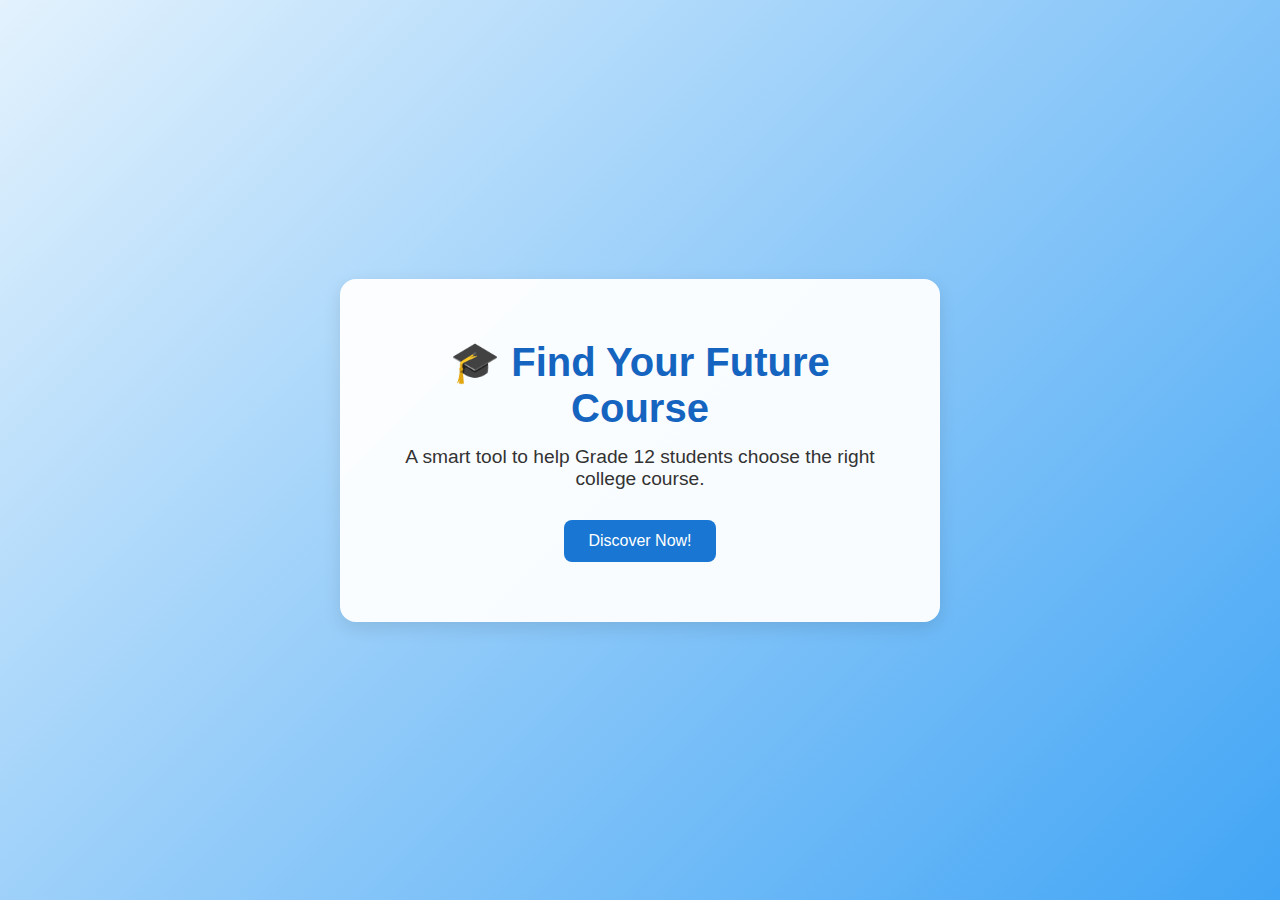
<file: index.html>
<!DOCTYPE html>
<html lang="en">
<head>
  <meta charset="UTF-8" />
  <meta name="viewport" content="width=device-width, initial-scale=1.0"/>
  <title>Course Recommendation</title>
  <link rel="stylesheet" href="index.css" />
</head>
<body>
  <div class="hero-overlay">
    <div class="hero-text">
      <h1>🎓 Find Your Future Course</h1>
      <p>A smart tool to help Grade 12 students choose the right college course.</p>
      <button onclick="goToLogin()">Discover Now!</button>
    </div>
  </div>

  <script>
    function goToLogin() {
      window.location.href = "login.html";
    }
  </script>
</body>
</html>
</file>
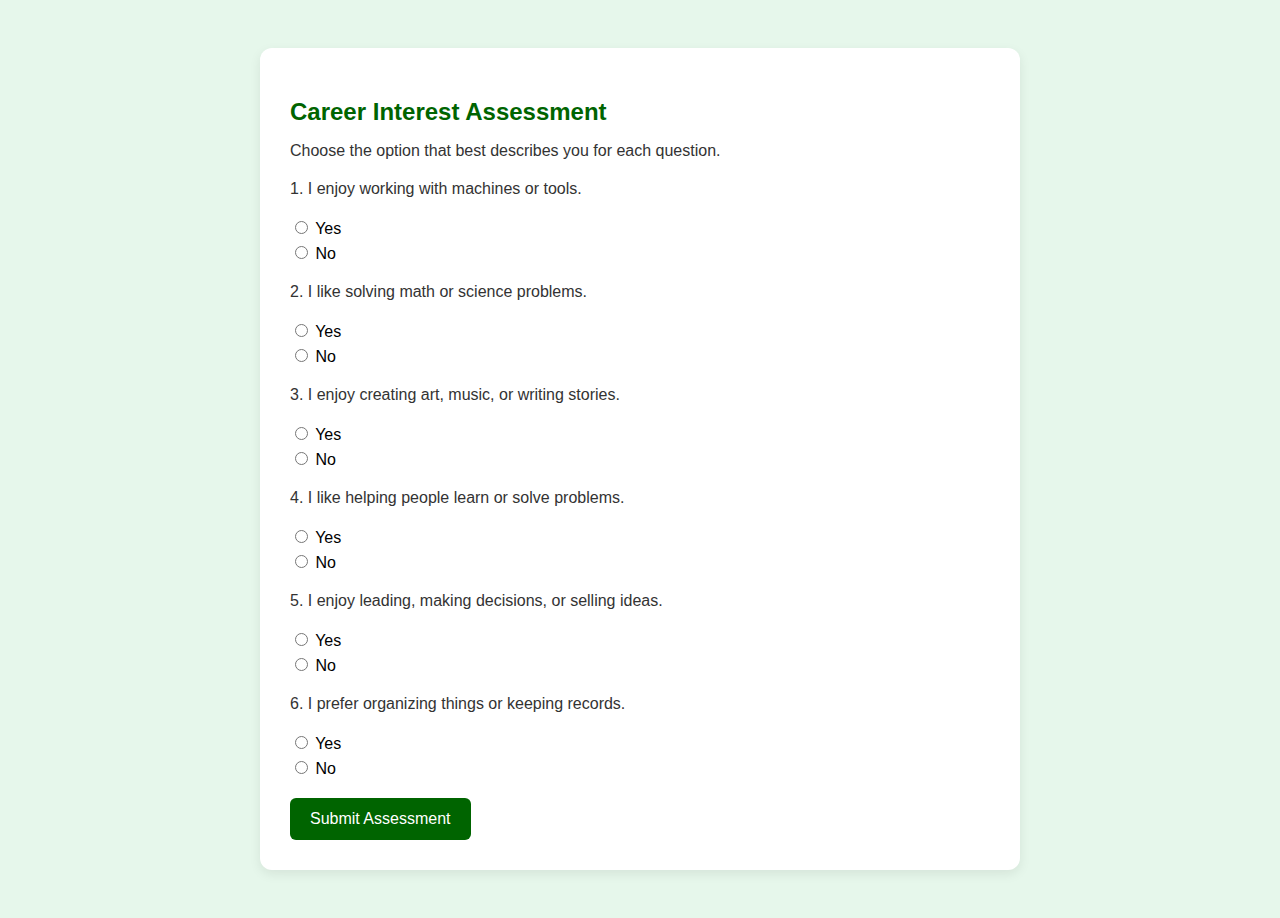
<file: assessment.html>
<!DOCTYPE html>
<html lang="en">
<head>
  <meta charset="UTF-8" />
  <meta name="viewport" content="width=device-width, initial-scale=1.0"/>
  <title>Assessment</title>
  <link rel="stylesheet" href="assessment.css" />
</head>
<body>
  <div class="container">
    <h2>Career Interest Assessment</h2>
    <p>Choose the option that best describes you for each question.</p>

    <form id="quiz-form" onsubmit="submitQuiz(event)">
      <div class="question">
        <p>1. I enjoy working with machines or tools.</p>
        <label><input type="radio" name="q1" value="Realistic" required> Yes</label>
        <label><input type="radio" name="q1" value="Other"> No</label>
      </div>

      <div class="question">
        <p>2. I like solving math or science problems.</p>
        <label><input type="radio" name="q2" value="Investigative" required> Yes</label>
        <label><input type="radio" name="q2" value="Other"> No</label>
      </div>

      <div class="question">
        <p>3. I enjoy creating art, music, or writing stories.</p>
        <label><input type="radio" name="q3" value="Artistic" required> Yes</label>
        <label><input type="radio" name="q3" value="Other"> No</label>
      </div>

      <div class="question">
        <p>4. I like helping people learn or solve problems.</p>
        <label><input type="radio" name="q4" value="Social" required> Yes</label>
        <label><input type="radio" name="q4" value="Other"> No</label>
      </div>

      <div class="question">
        <p>5. I enjoy leading, making decisions, or selling ideas.</p>
        <label><input type="radio" name="q5" value="Enterprising" required> Yes</label>
        <label><input type="radio" name="q5" value="Other"> No</label>
      </div>

      <div class="question">
        <p>6. I prefer organizing things or keeping records.</p>
        <label><input type="radio" name="q6" value="Conventional" required> Yes</label>
        <label><input type="radio" name="q6" value="Other"> No</label>
      </div>

      <button type="submit">Submit Assessment</button>
    </form>
  </div>

  <script>
    function submitQuiz(e) {
      e.preventDefault();
      const formData = new FormData(document.getElementById("quiz-form"));
      const score = {};

      for (let pair of formData.entries()) {
        const value = pair[1];
        if (value !== "Other") {
          score[value] = (score[value] || 0) + 1;
        }
      }

      // Find highest score
      const topInterest = Object.keys(score).reduce((a, b) => score[a] > score[b] ? a : b);
      localStorage.setItem("career_interest", topInterest);

      // Redirect to next page
      window.location.href = "career-info.html";
    }
  </script>
</body>
</html>
</file>
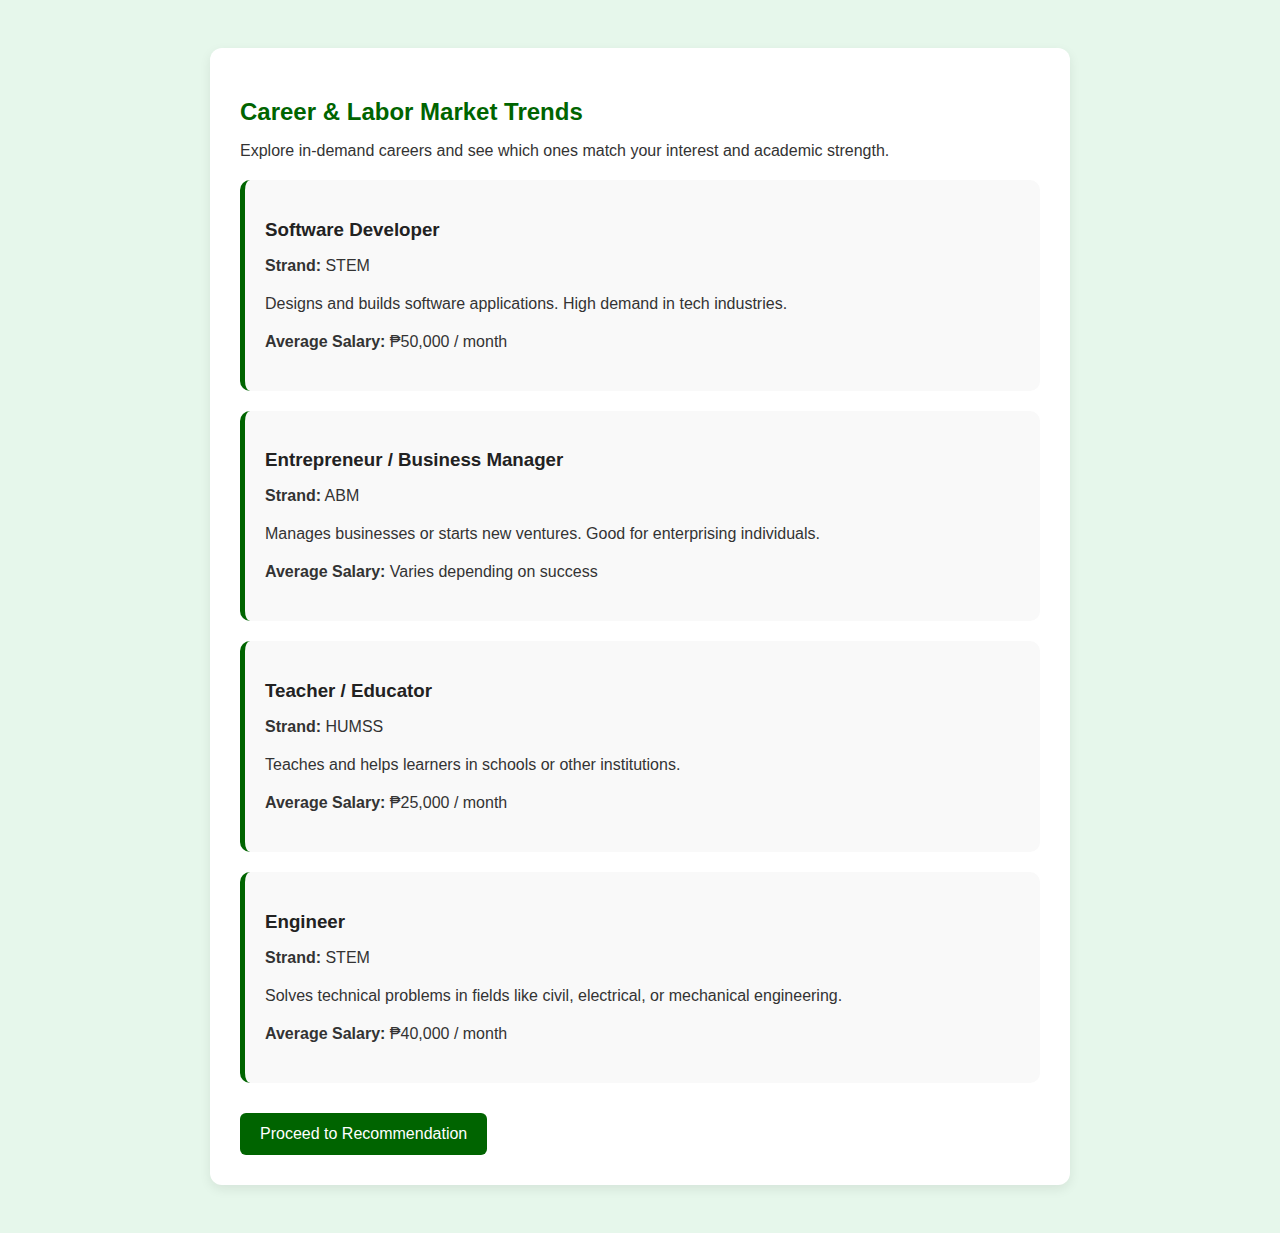
<file: career-info.html>
<!DOCTYPE html>
<html lang="en">
<head>
  <meta charset="UTF-8" />
  <meta name="viewport" content="width=device-width, initial-scale=1.0"/>
  <title>Career Information</title>
  <link rel="stylesheet" href="career-info.css" />
</head>
<body>
  <div class="container">
    <h2>Career & Labor Market Trends</h2>
    <p>Explore in-demand careers and see which ones match your interest and academic strength.</p>

    <div class="career-list">
      <div class="career-card">
        <h3>Software Developer</h3>
        <p><strong>Strand:</strong> STEM</p>
        <p>Designs and builds software applications. High demand in tech industries.</p>
        <p><strong>Average Salary:</strong> ₱50,000 / month</p>
      </div>

      <div class="career-card">
        <h3>Entrepreneur / Business Manager</h3>
        <p><strong>Strand:</strong> ABM</p>
        <p>Manages businesses or starts new ventures. Good for enterprising individuals.</p>
        <p><strong>Average Salary:</strong> Varies depending on success</p>
      </div>

      <div class="career-card">
        <h3>Teacher / Educator</h3>
        <p><strong>Strand:</strong> HUMSS</p>
        <p>Teaches and helps learners in schools or other institutions.</p>
        <p><strong>Average Salary:</strong> ₱25,000 / month</p>
      </div>

      <div class="career-card">
        <h3>Engineer</h3>
        <p><strong>Strand:</strong> STEM</p>
        <p>Solves technical problems in fields like civil, electrical, or mechanical engineering.</p>
        <p><strong>Average Salary:</strong> ₱40,000 / month</p>
      </div>
    </div>

    <button onclick="nextStep()">Proceed to Recommendation</button>
  </div>

  <script>
    function nextStep() {
      window.location.href = "recommendation.html";
    }
  </script>
</body>
</html>
</file>
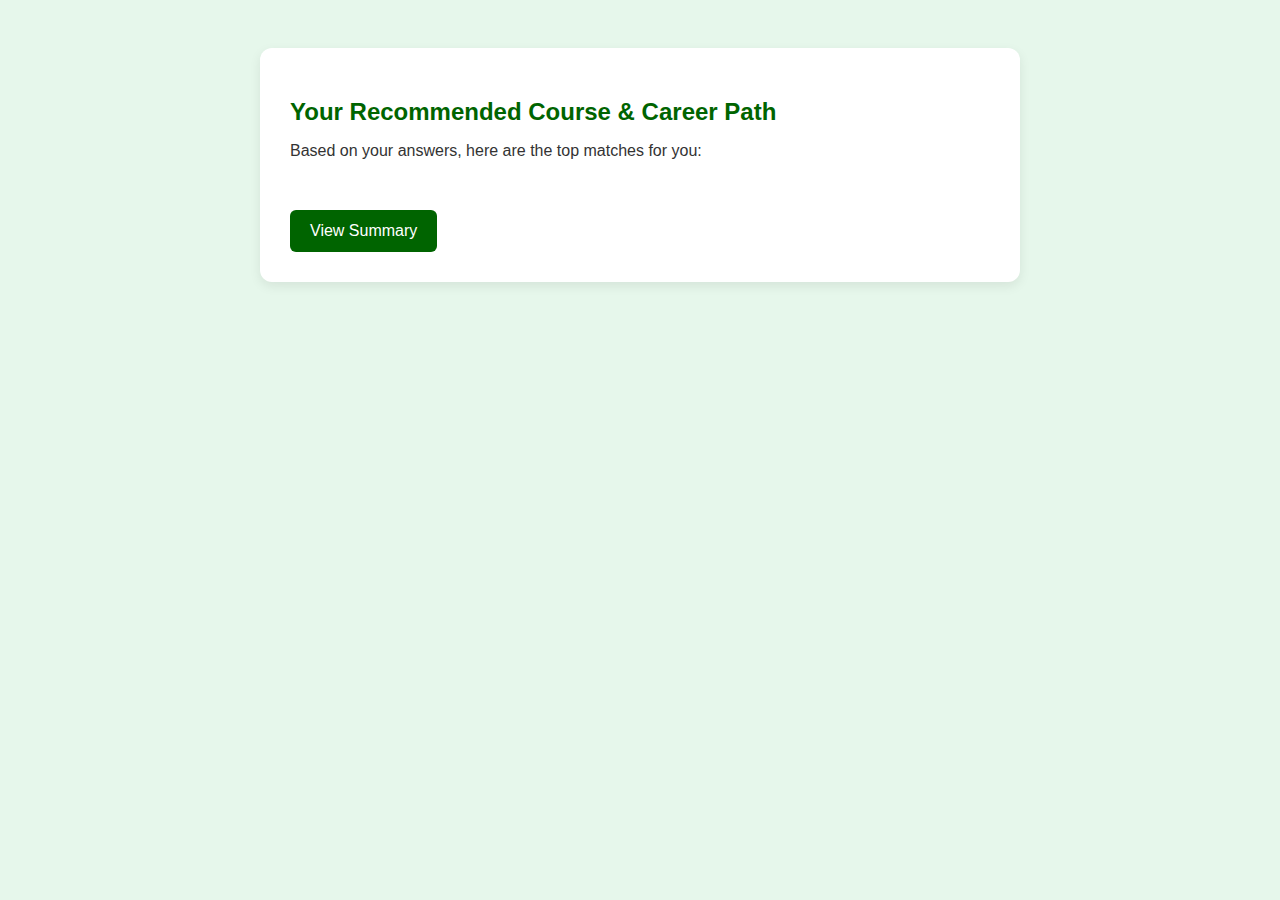
<file: recommendation.html>
<!DOCTYPE html>
<html lang="en">
<head>
  <meta charset="UTF-8" />
  <meta name="viewport" content="width=device-width, initial-scale=1.0"/>
  <title>Course & Career Recommendation</title>
  <link rel="stylesheet" href="recommendation.css" />
</head>
<body>
  <div class="container">
    <h2>Your Recommended Course & Career Path</h2>
    <p>Based on your answers, here are the top matches for you:</p>

    <div id="results" class="result-cards">
      <!-- Recommendation cards will be inserted here -->
    </div>

    <button onclick="goToResults()">View Summary</button>
  </div>

  <script>
    const interest = localStorage.getItem("career_interest");

    const recommendations = {
      Realistic: [
        { course: "BS in Industrial Technology", career: "Technician / Mechanic" },
        { course: "BS in Engineering", career: "Engineer" }
      ],
      Investigative: [
        { course: "BS in Biology", career: "Medical Technologist" },
        { course: "BS in Computer Science", career: "Data Analyst" }
      ],
      Artistic: [
        { course: "BS in Fine Arts", career: "Graphic Designer" },
        { course: "AB in Multimedia Arts", career: "Animator" }
      ],
      Social: [
        { course: "BS in Education", career: "Teacher" },
        { course: "BS in Psychology", career: "Counselor" }
      ],
      Enterprising: [
        { course: "BS in Business Administration", career: "Business Manager" },
        { course: "BS in Marketing", career: "Entrepreneur" }
      ],
      Conventional: [
        { course: "BS in Accountancy", career: "Accountant" },
        { course: "BS in Office Administration", career: "Admin Assistant" }
      ]
    };

    const resultContainer = document.getElementById("results");
    const userRecs = recommendations[interest] || [];

    userRecs.forEach(item => {
      const div = document.createElement("div");
      div.className = "card";
      div.innerHTML = `
        <h3>${item.course}</h3>
        <p><strong>Career Path:</strong> ${item.career}</p>
      `;
      resultContainer.appendChild(div);
    });

    function goToResults() {
      window.location.href = "results.html";
    }
  </script>
</body>
</html>
</file>
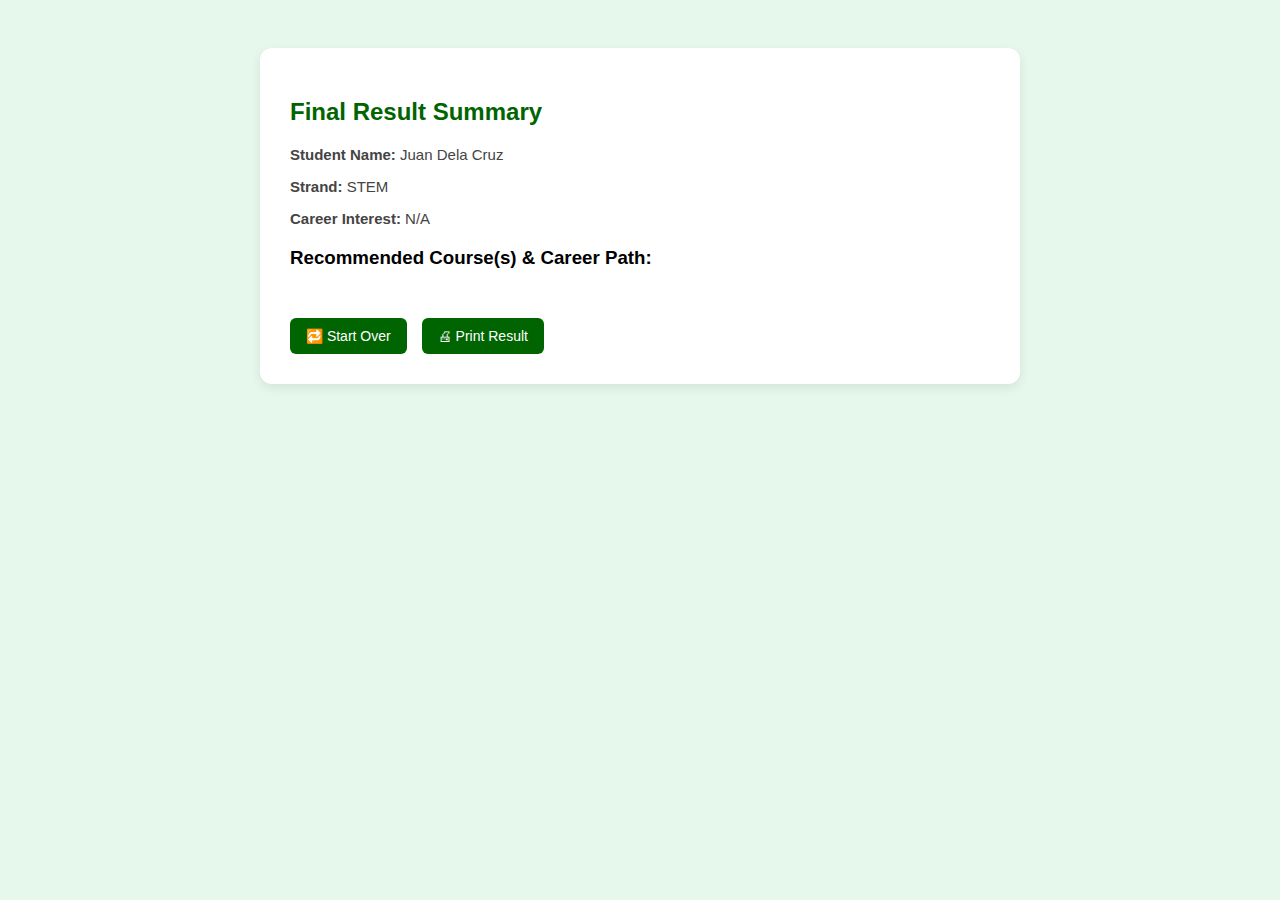
<file: results.html>
<!DOCTYPE html>
<html lang="en">
<head>
  <meta charset="UTF-8" />
  <meta name="viewport" content="width=device-width, initial-scale=1.0"/>
  <title>Final Recommendation</title>
  <link rel="stylesheet" href="results.css" />
</head>
<body>
  <div class="container">
    <h2>Final Result Summary</h2>
    <div class="summary">
      <p><strong>Student Name:</strong> Juan Dela Cruz</p>
      <p><strong>Strand:</strong> STEM</p>
      <p><strong>Career Interest:</strong> <span id="career-interest">-</span></p>
    </div>

    <div class="recommendation-section">
      <h3>Recommended Course(s) & Career Path:</h3>
      <div id="recommendation-list" class="result-cards">
        <!-- Result cards here -->
      </div>
    </div>

    <div class="buttons">
      <button onclick="restart()">🔁 Start Over</button>
      <button onclick="window.print()">🖨 Print Result</button>
    </div>
  </div>

  <script>
    const interest = localStorage.getItem("career_interest");
    document.getElementById("career-interest").textContent = interest || "N/A";

    const recommendations = {
      Realistic: [
        { course: "BS in Industrial Technology", career: "Technician / Mechanic" },
        { course: "BS in Engineering", career: "Engineer" }
      ],
      Investigative: [
        { course: "BS in Biology", career: "Medical Technologist" },
        { course: "BS in Computer Science", career: "Data Analyst" }
      ],
      Artistic: [
        { course: "BS in Fine Arts", career: "Graphic Designer" },
        { course: "AB in Multimedia Arts", career: "Animator" }
      ],
      Social: [
        { course: "BS in Education", career: "Teacher" },
        { course: "BS in Psychology", career: "Counselor" }
      ],
      Enterprising: [
        { course: "BS in Business Administration", career: "Business Manager" },
        { course: "BS in Marketing", career: "Entrepreneur" }
      ],
      Conventional: [
        { course: "BS in Accountancy", career: "Accountant" },
        { course: "BS in Office Administration", career: "Admin Assistant" }
      ]
    };

    const resultContainer = document.getElementById("recommendation-list");
    const userRecs = recommendations[interest] || [];

    userRecs.forEach(item => {
      const div = document.createElement("div");
      div.className = "card";
      div.innerHTML = `
        <h4>${item.course}</h4>
        <p><strong>Career:</strong> ${item.career}</p>
      `;
      resultContainer.appendChild(div);
    });

    function restart() {
      localStorage.clear();
      window.location.href = "student-profile.html";
    }
  </script>
</body>
</html>
</file>
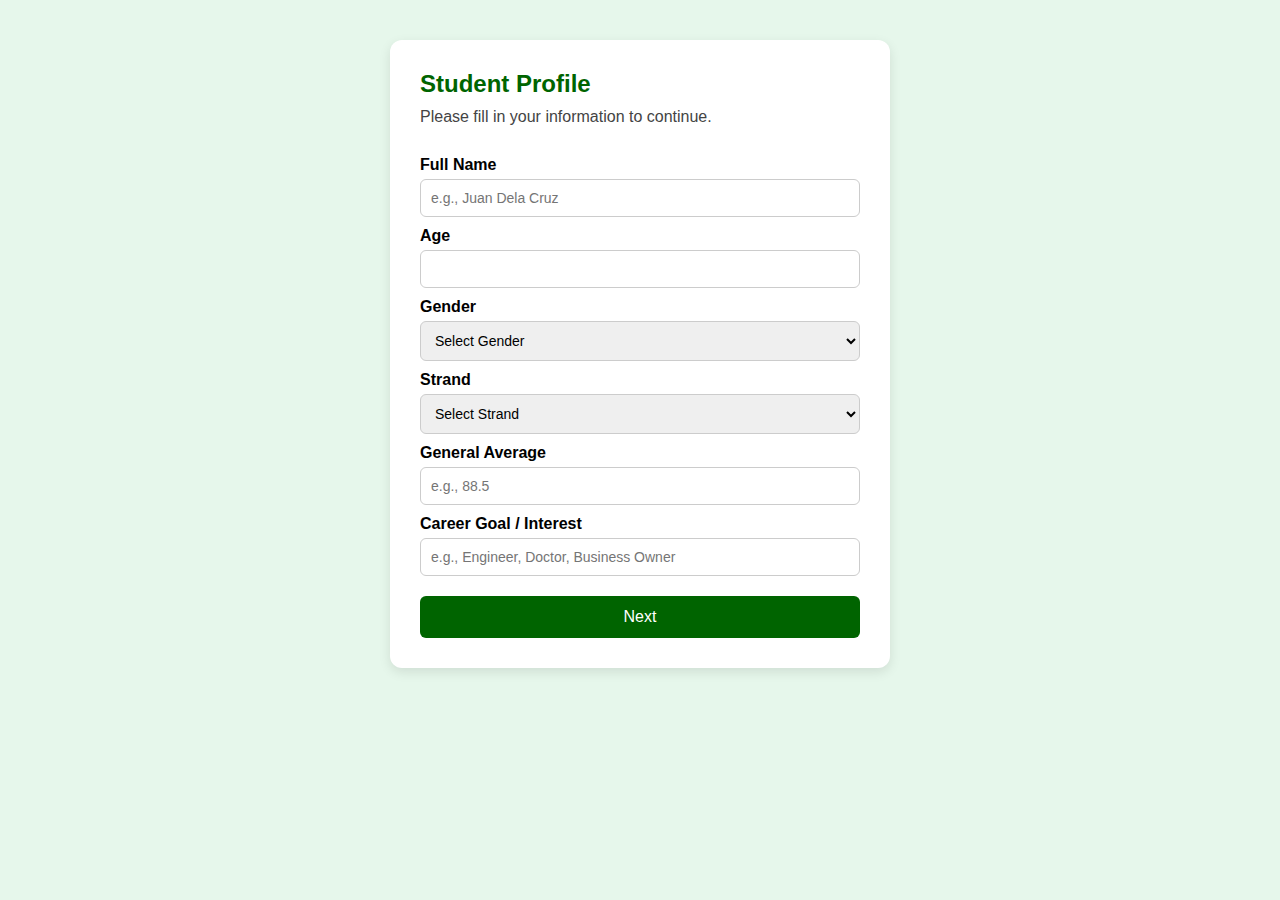
<file: student-profile.html>
<!DOCTYPE html>
<html lang="en">
<head>
  <meta charset="UTF-8" />
  <meta name="viewport" content="width=device-width, initial-scale=1.0"/>
  <title>Student Profile</title>
  <link rel="stylesheet" href="student-profile.css" />
</head>
<body>
  <div class="container">
    <h2>Student Profile</h2>
    <p>Please fill in your information to continue.</p>

    <form class="profile-form" onsubmit="goToAssessment(event)">
      <label>Full Name</label>
      <input type="text" placeholder="e.g., Juan Dela Cruz" required />

      <label>Age</label>
      <input type="number" min="10" max="30" required />

      <label>Gender</label>
      <select required>
        <option value="">Select Gender</option>
        <option>Male</option>
        <option>Female</option>
        <option>Prefer not to say</option>
      </select>

      <label>Strand</label>
      <select required>
        <option value="">Select Strand</option>
        <option>STEM</option>
        <option>ABM</option>
        <option>HUMSS</option>
        <option>GAS</option>
        <option>TVL</option>
      </select>

      <label>General Average</label>
      <input type="number" min="60" max="100" step="0.1" placeholder="e.g., 88.5" required />

      <label>Career Goal / Interest</label>
      <input type="text" placeholder="e.g., Engineer, Doctor, Business Owner" required />

      <button type="submit">Next</button>
    </form>
  </div>

  <script>
    function goToAssessment(e) {
      e.preventDefault();
      // Ideally: save data to localStorage/sessionStorage here
      window.location.href = "assessment.html";
    }
  </script>
</body>
</html>
</file>
<file: index.css>
* {
    margin: 0;
    padding: 0;
    box-sizing: border-box;
    font-family: 'Segoe UI', sans-serif;
  }
  
  body {
    height: 100vh;
    background: linear-gradient(135deg, #e3f2fd, #90caf9, #42a5f5);
    display: flex;
    justify-content: center;
    align-items: center;
  }
  
  .hero-overlay {
    text-align: center;
    background-color: rgba(255, 255, 255, 0.95);
    padding: 60px 40px;
    border-radius: 16px;
    max-width: 600px;
    box-shadow: 0 6px 18px rgba(0, 0, 0, 0.1);
  }
  
  .hero-text h1 {
    font-size: 2.5rem;
    color: #1565c0; /* bold blue title */
    margin-bottom: 15px;
  }
  
  .hero-text p {
    font-size: 1.2rem;
    color: #333;
    margin-bottom: 30px;
  }
  
  button {
    padding: 12px 24px;
    font-size: 16px;
    background-color: #1976d2;
    color: white;
    border: none;
    border-radius: 8px;
    cursor: pointer;
    transition: background 0.3s;
  }
  
  button:hover {
    background-color: #0d47a1;
  }
</file>
<file: assessment.css>
body {
    font-family: 'Segoe UI', sans-serif;
    background-color: #e6f7eb;
    padding: 40px 20px;
    display: flex;
    justify-content: center;
  }
  
  .container {
    background: #fff;
    padding: 30px;
    border-radius: 12px;
    max-width: 700px;
    width: 100%;
    box-shadow: 0 4px 12px rgba(0,0,0,0.08);
  }
  
  h2 {
    color: #006400;
    margin-bottom: 10px;
  }
  
  p {
    margin-bottom: 20px;
    color: #333;
  }
  
  .question {
    margin-bottom: 20px;
  }
  
  .question label {
    display: block;
    margin-top: 5px;
  }
  
  button {
    background-color: #006400;
    color: white;
    padding: 12px 20px;
    border: none;
    border-radius: 6px;
    font-size: 16px;
    cursor: pointer;
  }
  
  button:hover {
    background-color: #004d00;
  }
</file>
<file: career-info.css>
body {
    font-family: 'Segoe UI', sans-serif;
    background-color: #e6f7eb;
    padding: 40px 20px;
    display: flex;
    justify-content: center;
  }
  
  .container {
    background: #fff;
    padding: 30px;
    border-radius: 12px;
    max-width: 800px;
    width: 100%;
    box-shadow: 0 4px 12px rgba(0,0,0,0.08);
  }
  
  h2 {
    color: #006400;
    margin-bottom: 10px;
  }
  
  p {
    margin-bottom: 20px;
    color: #333;
  }
  
  .career-list {
    display: flex;
    flex-direction: column;
    gap: 20px;
  }
  
  .career-card {
    background-color: #f9f9f9;
    padding: 20px;
    border-radius: 10px;
    border-left: 5px solid #006400;
  }
  
  .career-card h3 {
    margin-bottom: 5px;
    color: #222;
  }
  
  button {
    margin-top: 30px;
    background-color: #006400;
    color: white;
    padding: 12px 20px;
    border: none;
    border-radius: 6px;
    font-size: 16px;
    cursor: pointer;
  }
  
  button:hover {
    background-color: #004d00;
  }
</file>
<file: recommendation.css>
body {
    font-family: 'Segoe UI', sans-serif;
    background-color: #e6f7eb;
    padding: 40px 20px;
    display: flex;
    justify-content: center;
  }
  
  .container {
    background: #fff;
    padding: 30px;
    border-radius: 12px;
    max-width: 700px;
    width: 100%;
    box-shadow: 0 4px 12px rgba(0,0,0,0.08);
  }
  
  h2 {
    color: #006400;
    margin-bottom: 10px;
  }
  
  p {
    margin-bottom: 20px;
    color: #333;
  }
  
  .result-cards {
    display: flex;
    flex-direction: column;
    gap: 20px;
  }
  
  .card {
    background-color: #f9f9f9;
    padding: 20px;
    border-left: 5px solid #006400;
    border-radius: 10px;
  }
  
  .card h3 {
    margin-bottom: 5px;
  }
  
  button {
    margin-top: 30px;
    background-color: #006400;
    color: white;
    padding: 12px 20px;
    border: none;
    border-radius: 6px;
    font-size: 16px;
    cursor: pointer;
  }
  
  button:hover {
    background-color: #004d00;
  }
</file>
<file: results.css>
body {
    font-family: 'Segoe UI', sans-serif;
    background-color: #e6f7eb;
    padding: 40px 20px;
    display: flex;
    justify-content: center;
  }
  
  .container {
    background: #fff;
    padding: 30px;
    border-radius: 12px;
    max-width: 700px;
    width: 100%;
    box-shadow: 0 4px 12px rgba(0,0,0,0.08);
  }
  
  h2 {
    color: #006400;
    margin-bottom: 20px;
  }
  
  .summary p {
    font-size: 15px;
    margin-bottom: 8px;
    color: #444;
  }
  
  .recommendation-section {
    margin-top: 20px;
  }
  
  .result-cards {
    margin-top: 15px;
    display: flex;
    flex-direction: column;
    gap: 15px;
  }
  
  .card {
    background-color: #f9f9f9;
    padding: 16px;
    border-left: 5px solid #006400;
    border-radius: 10px;
  }
  
  .buttons {
    margin-top: 30px;
    display: flex;
    gap: 15px;
  }
  
  button {
    background-color: #006400;
    color: white;
    padding: 10px 16px;
    border: none;
    border-radius: 6px;
    font-size: 14px;
    cursor: pointer;
  }
  
  button:hover {
    background-color: #004d00;
  }
</file>
<file: student-profile.css>
* {
    margin: 0;
    padding: 0;
    box-sizing: border-box;
    font-family: 'Segoe UI', sans-serif;
  }
  
  body {
    background-color: #e6f7eb;
    display: flex;
    justify-content: center;
    align-items: flex-start;
    padding: 40px 20px;
    min-height: 100vh;
  }
  
  .container {
    background-color: #fff;
    padding: 30px;
    border-radius: 12px;
    box-shadow: 0 4px 12px rgba(0,0,0,0.1);
    max-width: 500px;
    width: 100%;
  }
  
  h2 {
    color: #006400;
    margin-bottom: 10px;
  }
  
  p {
    margin-bottom: 20px;
    color: #444;
  }
  
  .profile-form {
    display: flex;
    flex-direction: column;
  }
  
  .profile-form label {
    margin-top: 10px;
    font-weight: 600;
  }
  
  .profile-form input,
  .profile-form select {
    padding: 10px;
    border: 1px solid #ccc;
    border-radius: 6px;
    margin-top: 5px;
    font-size: 14px;
  }
  
  .profile-form button {
    margin-top: 20px;
    padding: 12px;
    background-color: #006400;
    color: white;
    border: none;
    border-radius: 6px;
    font-size: 16px;
    cursor: pointer;
  }
  
  .profile-form button:hover {
    background-color: #004d00;
  }
</file>
